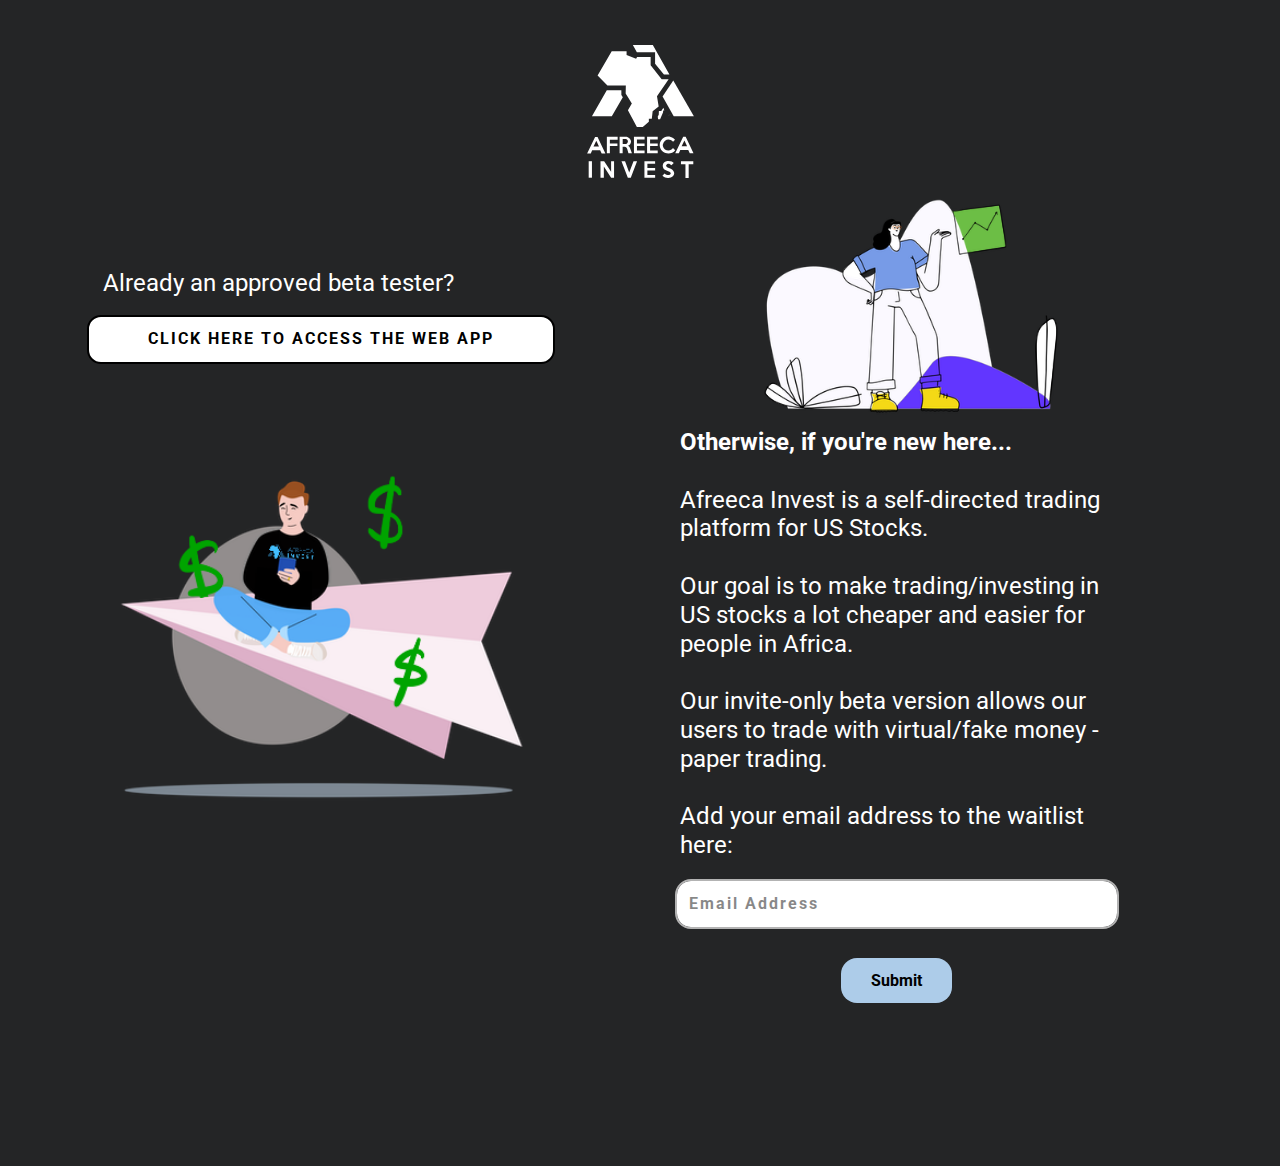
<file: index.html>
<!DOCTYPE html>
<html style="font-size: 16px;">
  <head>
    <meta name="viewport" content="width=device-width, initial-scale=1.0">
    <meta charset="utf-8">
    <meta name="keywords" content="">
    <meta name="description" content="">
    <meta name="page_type" content="np-template-header-footer-from-plugin">
    <title>Home</title>
    <link rel="stylesheet" href="nicepage.css" media="screen">
<link rel="stylesheet" href="Home.css" media="screen">
    <script class="u-script" type="text/javascript" src="jquery.js" defer=""></script>
    <script class="u-script" type="text/javascript" src="nicepage.js" defer=""></script>
    <meta name="generator" content="Nicepage 3.17.2, nicepage.com">
    <link id="u-theme-google-font" rel="stylesheet" href="https://fonts.googleapis.com/css?family=Roboto:100,100i,300,300i,400,400i,500,500i,700,700i,900,900i|Open+Sans:300,300i,400,400i,600,600i,700,700i,800,800i">
    
    
    <script type="application/ld+json">{
		"@context": "http://schema.org",
		"@type": "Organization",
		"name": "",
		"logo": "images/AfreecaInvestSquareLogoWhitelogowithislands.svg"
}</script>
    <meta property="og:title" content="Home">
    <meta property="og:type" content="website">
    <meta name="theme-color" content="#478ac9">
  </head>
  <body data-home-page="Home.html" data-home-page-title="Home" class="u-body"><header class="u-clearfix u-custom-color-1 u-header" id="sec-555b"><div class="u-clearfix u-sheet u-valign-middle u-sheet-1">
        <a href="https://nicepage.com" class="u-image u-logo u-image-1" data-image-width="951" data-image-height="1184">
          <img src="images/AfreecaInvestSquareLogoWhitelogowithislands.svg" class="u-logo-image u-logo-image-1" data-image-width="97.7059">
        </a>
      </div></header>
    <section class="u-align-right-md u-align-right-sm u-align-right-xs u-clearfix u-custom-color-1 u-valign-middle-md u-section-1" id="carousel_b072">
      <div class="u-clearfix u-sheet u-valign-middle-md u-valign-middle-sm u-valign-middle-xs u-sheet-1">
        <div class="u-clearfix u-expanded-width u-layout-wrap u-layout-wrap-1">
          <div class="u-layout">
            <div class="u-layout-row">
              <div class="u-align-center-sm u-align-center-xs u-container-style u-layout-cell u-right-cell u-shape-rectangle u-size-27 u-layout-cell-1">
                <div class="u-container-layout u-container-layout-1">
                  <h4 class="u-align-left-lg u-align-left-md u-align-left-xl u-text u-text-1">Already an approved beta tester?</h4>
                  <a href="https://web-app-afreeca.herokuapp.com/" class="u-active-black u-align-left-md u-align-left-sm u-align-left-xs u-border-2 u-border-black u-btn u-btn-round u-button-style u-custom-font u-heading-font u-hover-black u-radius-14 u-text-black u-text-hover-white u-white u-btn-1" target="_blank">Click here to access the web app</a>
                  <img class="u-hidden-sm u-hidden-xs u-image u-image-round u-image-1" src="images/Flyingdollarsigndude.png" alt="" data-image-width="400" data-image-height="328">
                </div>
              </div>
              <div class="u-align-center-xs u-align-left-lg u-align-left-md u-align-left-sm u-align-left-xl u-container-style u-layout-cell u-left-cell u-size-33 u-layout-cell-2">
                <div class="u-container-layout u-container-layout-2">
                  <img class="u-hidden-sm u-hidden-xs u-image u-image-default u-image-2" src="images/BigShoes-Hero1.svg" alt="" data-image-width="400" data-image-height="302">
                  <h4 class="u-text u-text-2">
                    <span style="font-weight: 700;">Otherwise, if you're new here...<br>
                    </span>
                    <br>Afreeca Invest is a self-directed trading platform for US Stocks.&nbsp;<br>
                    <br>Our goal is to make trading/investing in US stocks a lot cheaper and easier for people in Africa.&nbsp;<br>
                    <br>Our invite-only beta version allows our users to trade with virtual/fake money - paper trading.&nbsp;<br>
                    <br>Add your email address to the waitlist here:
                  </h4>
                  <div class="u-expanded-width-md u-form u-form-1">
                    <form action="post" autocomplete = "off" class="u-clearfix u-form-spacing-28 u-form-vertical u-inner-form" style="padding: 50px;" source="custom" name="google-sheet">
                      <div class="u-form-email u-form-group">
                        <label for="email-9951" class="u-custom-font u-form-control-hidden u-heading-font u-label u-label-1">Email</label>
                        <input type="email" placeholder="Email Address" id="email-9951" name="email" class="u-border-2 u-border-grey-30 u-custom-font u-heading-font u-input u-input-rectangle u-radius-16 u-white u-input-1" required="">
                      </div>
                      <div class="u-align-center u-form-group u-form-submit">
                        <a href="#" class="u-btn u-btn-round u-btn-submit u-button-style u-custom-font u-heading-font u-radius-16 u-text-active-palette-1-light-1 u-text-hover-palette-1-light-2 u-btn-2">Submit</a>
                        <input type="submit" value="submit" class="u-form-control-hidden">
                      </div>
                      <div class="u-form-send-message u-form-send-success">Thank you! Your message has been sent.</div>
                      <div class="u-form-send-error u-form-send-message">Thank you! Your message has been sent.</div>
                      <input type="hidden" value="" name="recaptchaResponse">
                    </form>
                  </div>
                </div>
              </div>
            </div>
          </div>
        </div>
      </div>

      <script>
        const scriptURL = 'https://script.google.com/macros/s/AKfycbyWJsJQJGLq57wLiMuv4p7MgsXFaT_hcqVuDcnydrZ6CQtBC8GF4uWpOBv-3t20vMXA/exec'
        const form = document.forms['google-sheet']
      
        form.addEventListener('submit', e => {
          e.preventDefault()
          fetch(scriptURL, { method: 'POST', body: new FormData(form)})
            // .then(response => alert("Your email has been submitted! Thank you!"))
            // .catch(error => console.error('Error!', error.message))
        })
      </script>
    
    </section>
    
    
    <footer class="u-align-left u-clearfix u-custom-color-1 u-footer u-footer" id="sec-f166"><div class="u-clearfix u-sheet u-sheet-1"></div></footer>
    <!-- <section class="u-backlink u-clearfix u-grey-80">
      <a class="u-link" href="https://nicepage.com/website-templates" target="_blank">
        <span>Website Templates</span>
      </a>
      <p class="u-text">
        <span>created with</span>
      </p>
      <a class="u-link" href="https://nicepage.com/" target="_blank">
        <span>Website Builder Software</span>
      </a>. 
    </section> -->
  </body>
</html>
</file>
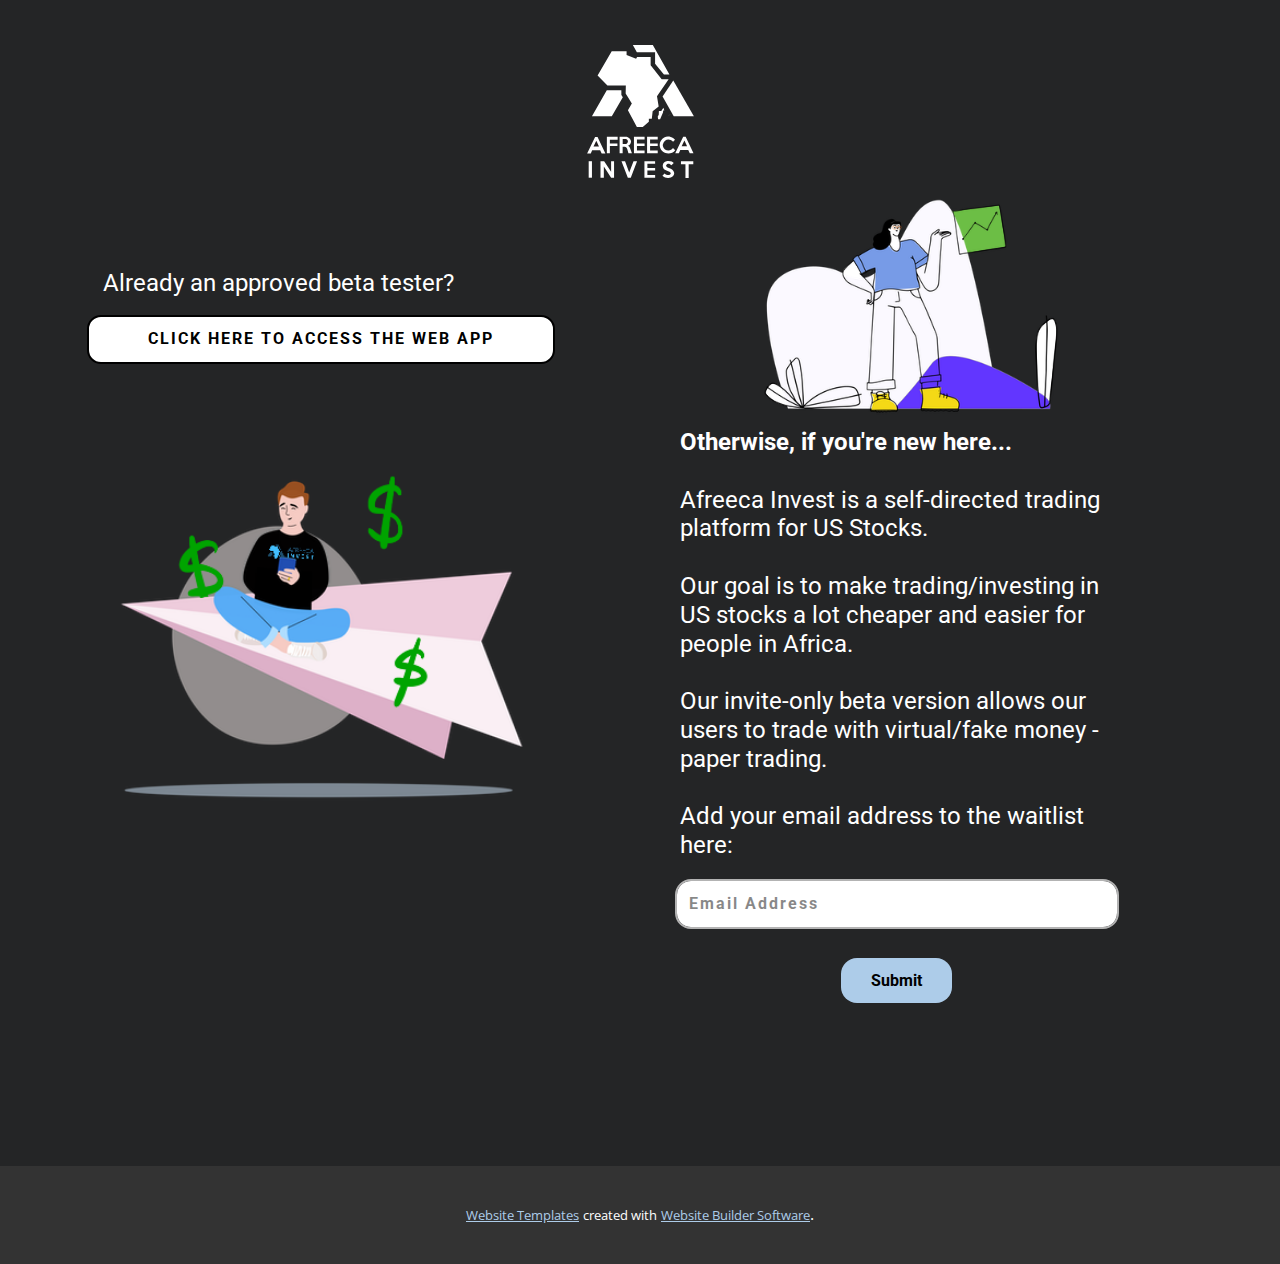
<file: Home.html>
<!DOCTYPE html>
<html style="font-size: 16px;">
  <head>
    <meta name="viewport" content="width=device-width, initial-scale=1.0">
    <meta charset="utf-8">
    <meta name="keywords" content="">
    <meta name="description" content="">
    <meta name="page_type" content="np-template-header-footer-from-plugin">
    <title>Home</title>
    <link rel="stylesheet" href="nicepage.css" media="screen">
<link rel="stylesheet" href="Home.css" media="screen">
    <script class="u-script" type="text/javascript" src="jquery.js" defer=""></script>
    <script class="u-script" type="text/javascript" src="nicepage.js" defer=""></script>
    <meta name="generator" content="Nicepage 3.17.2, nicepage.com">
    <link id="u-theme-google-font" rel="stylesheet" href="https://fonts.googleapis.com/css?family=Roboto:100,100i,300,300i,400,400i,500,500i,700,700i,900,900i|Open+Sans:300,300i,400,400i,600,600i,700,700i,800,800i">
    
    
    <script type="application/ld+json">{
		"@context": "http://schema.org",
		"@type": "Organization",
		"name": "",
		"logo": "images/AfreecaInvestSquareLogoWhitelogowithislands.svg"
}</script>
    <meta property="og:title" content="Home">
    <meta property="og:type" content="website">
    <meta name="theme-color" content="#478ac9">
  </head>
  <body class="u-body"><header class="u-clearfix u-custom-color-1 u-header" id="sec-555b"><div class="u-clearfix u-sheet u-valign-middle u-sheet-1">
        <a href="https://nicepage.com" class="u-image u-logo u-image-1" data-image-width="951" data-image-height="1184">
          <img src="images/AfreecaInvestSquareLogoWhitelogowithislands.svg" class="u-logo-image u-logo-image-1" data-image-width="97.7059">
        </a>
      </div></header>
    <section class="u-align-right-md u-align-right-sm u-align-right-xs u-clearfix u-custom-color-1 u-valign-middle-md u-section-1" id="carousel_b072">
      <div class="u-clearfix u-sheet u-valign-middle-md u-valign-middle-sm u-valign-middle-xs u-sheet-1">
        <div class="u-clearfix u-expanded-width u-layout-wrap u-layout-wrap-1">
          <div class="u-layout">
            <div class="u-layout-row">
              <div class="u-align-center-sm u-align-center-xs u-container-style u-layout-cell u-right-cell u-shape-rectangle u-size-27 u-layout-cell-1">
                <div class="u-container-layout u-container-layout-1">
                  <h4 class="u-align-left-lg u-align-left-md u-align-left-xl u-text u-text-1">Already an approved beta tester?</h4>
                  <a href="https://web-app-afreeca.herokuapp.com/" class="u-active-black u-align-left-md u-align-left-sm u-align-left-xs u-border-2 u-border-black u-btn u-btn-round u-button-style u-custom-font u-heading-font u-hover-black u-radius-14 u-text-black u-text-hover-white u-white u-btn-1" target="_blank">Click here to access the web app</a>
                  <img class="u-hidden-sm u-hidden-xs u-image u-image-round u-image-1" src="images/Flyingdollarsigndude.png" alt="" data-image-width="400" data-image-height="328">
                </div>
              </div>
              <div class="u-align-center-xs u-align-left-lg u-align-left-md u-align-left-sm u-align-left-xl u-container-style u-layout-cell u-left-cell u-size-33 u-layout-cell-2">
                <div class="u-container-layout u-container-layout-2">
                  <img class="u-hidden-sm u-hidden-xs u-image u-image-default u-image-2" src="images/BigShoes-Hero1.svg" alt="" data-image-width="400" data-image-height="302">
                  <h4 class="u-text u-text-2">
                    <span style="font-weight: 700;">Otherwise, if you're new here...<br>
                    </span>
                    <br>Afreeca Invest is a self-directed trading platform for US Stocks.&nbsp;<br>
                    <br>Our goal is to make trading/investing in US stocks a lot cheaper and easier for people in Africa.&nbsp;<br>
                    <br>Our invite-only beta version allows our users to trade with virtual/fake money - paper trading.&nbsp;<br>
                    <br>Add your email address to the waitlist here:
                  </h4>
                  <div class="u-expanded-width-md u-form u-form-1">
                    <form action="https://formspree.io/f/mnqlvpow" method="POST" class="u-clearfix u-form-spacing-28 u-form-vertical u-inner-form" style="padding: 50px;" source="custom" name="form">
                      <div class="u-form-email u-form-group">
                        <label for="email-9951" class="u-custom-font u-form-control-hidden u-heading-font u-label u-label-1">Email</label>
                        <input type="email" placeholder="Email Address" id="email-9951" name="email" class="u-border-2 u-border-grey-30 u-custom-font u-heading-font u-input u-input-rectangle u-radius-16 u-white u-input-1" required="">
                      </div>
                      <div class="u-align-center u-form-group u-form-submit">
                        <a href="#" class="u-btn u-btn-round u-btn-submit u-button-style u-custom-font u-heading-font u-radius-16 u-text-active-palette-1-light-1 u-text-hover-palette-1-light-2 u-btn-2">Submit</a>
                        <input type="submit" value="submit" class="u-form-control-hidden">
                      </div>
                      <div class="u-form-send-message u-form-send-success">Thank you! Your message has been sent.</div>
                      <div class="u-form-send-error u-form-send-message">Thank you! Your message has been sent.</div>
                      <input type="hidden" value="" name="recaptchaResponse">
                    </form>
                  </div>
                </div>
              </div>
            </div>
          </div>
        </div>
      </div>
    </section>
    
    
    <footer class="u-align-left u-clearfix u-custom-color-1 u-footer u-footer" id="sec-f166"><div class="u-clearfix u-sheet u-sheet-1"></div></footer>
    <section class="u-backlink u-clearfix u-grey-80">
      <a class="u-link" href="https://nicepage.com/website-templates" target="_blank">
        <span>Website Templates</span>
      </a>
      <p class="u-text">
        <span>created with</span>
      </p>
      <a class="u-link" href="https://nicepage.com/" target="_blank">
        <span>Website Builder Software</span>
      </a>. 
    </section>
  </body>
</html>
</file>
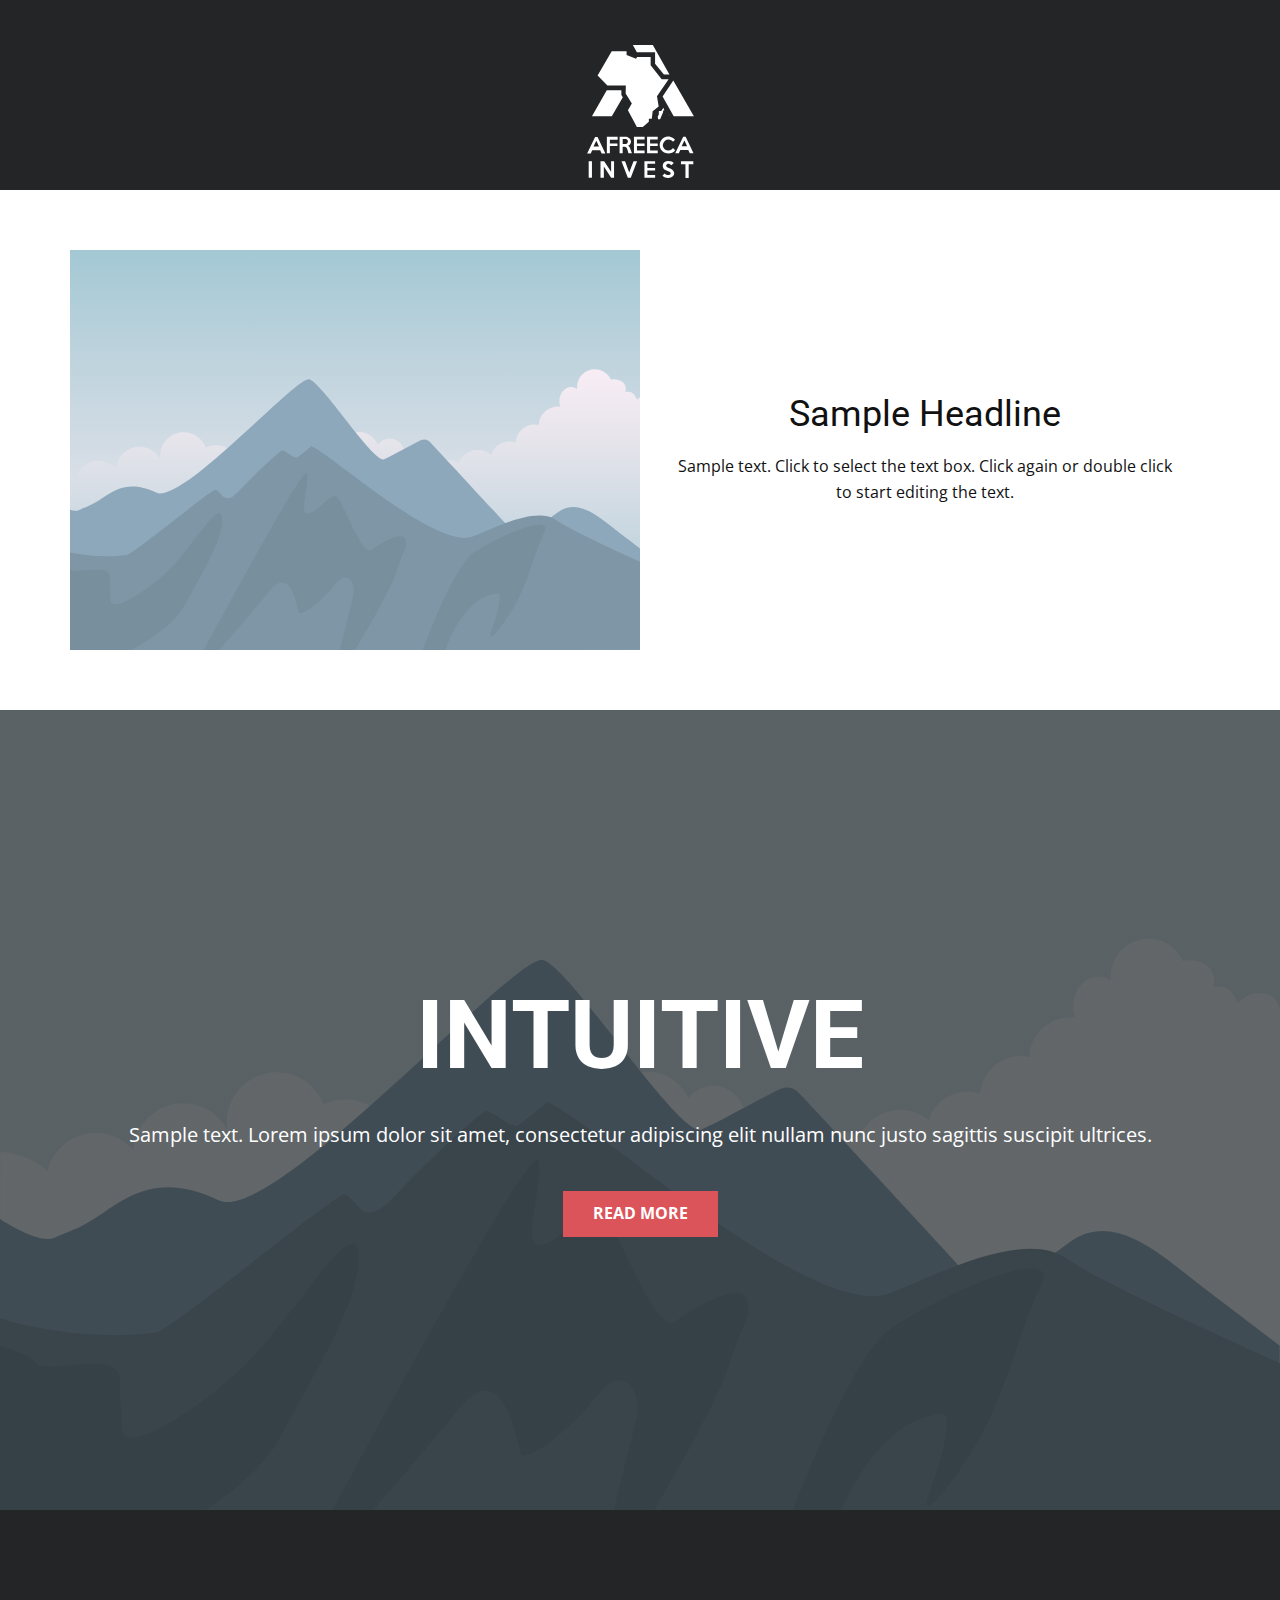
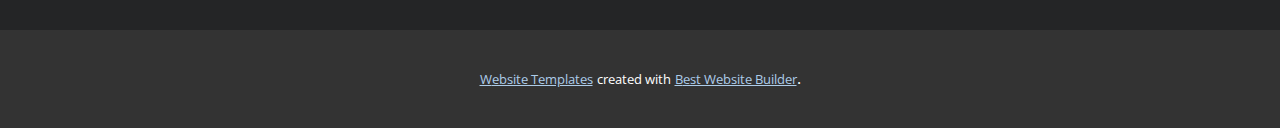
<file: Page-1.html>
<!DOCTYPE html>
<html style="font-size: 16px;">
  <head>
    <meta name="viewport" content="width=device-width, initial-scale=1.0">
    <meta charset="utf-8">
    <meta name="keywords" content="INTUITIVE">
    <meta name="description" content="">
    <meta name="page_type" content="np-template-header-footer-from-plugin">
    <title>Page 1</title>
    <link rel="stylesheet" href="nicepage.css" media="screen">
<link rel="stylesheet" href="Page-1.css" media="screen">
    <script class="u-script" type="text/javascript" src="jquery.js" defer=""></script>
    <script class="u-script" type="text/javascript" src="nicepage.js" defer=""></script>
    <meta name="generator" content="Nicepage 3.17.2, nicepage.com">
    <link id="u-theme-google-font" rel="stylesheet" href="https://fonts.googleapis.com/css?family=Roboto:100,100i,300,300i,400,400i,500,500i,700,700i,900,900i|Open+Sans:300,300i,400,400i,600,600i,700,700i,800,800i">
    
    
    
    <script type="application/ld+json">{
		"@context": "http://schema.org",
		"@type": "Organization",
		"name": "",
		"logo": "images/AfreecaInvestSquareLogoWhitelogowithislands.svg"
}</script>
    <meta property="og:title" content="Page 1">
    <meta property="og:type" content="website">
    <meta name="theme-color" content="#478ac9">
  </head>
  <body class="u-body"><header class="u-clearfix u-custom-color-1 u-header" id="sec-555b"><div class="u-clearfix u-sheet u-valign-middle u-sheet-1">
        <a href="https://nicepage.com" class="u-image u-logo u-image-1" data-image-width="951" data-image-height="1184">
          <img src="images/AfreecaInvestSquareLogoWhitelogowithislands.svg" class="u-logo-image u-logo-image-1" data-image-width="97.7059">
        </a>
      </div></header>
    <section class="u-clearfix u-section-1" id="sec-ad8f">
      <div class="u-clearfix u-sheet u-sheet-1">
        <div class="u-clearfix u-expanded-width u-layout-wrap u-layout-wrap-1">
          <div class="u-layout">
            <div class="u-layout-row">
              <div class="u-container-style u-image u-layout-cell u-size-30 u-image-1" data-image-width="400" data-image-height="265">
                <div class="u-container-layout u-container-layout-1"></div>
              </div>
              <div class="u-align-center u-container-style u-layout-cell u-size-30 u-layout-cell-2">
                <div class="u-container-layout u-valign-middle u-container-layout-2">
                  <h2 class="u-text u-text-default u-text-1">Sample Headline</h2>
                  <p class="u-text u-text-default u-text-2">Sample text. Click to select the text box. Click again or double click to start editing the text.</p>
                </div>
              </div>
            </div>
          </div>
        </div>
      </div>
    </section>
    <section class="u-align-center u-clearfix u-image u-shading u-section-2" src="" data-image-width="256" data-image-height="256" id="sec-f2e9">
      <div class="u-clearfix u-sheet u-valign-middle u-sheet-1">
        <h1 class="u-text u-text-default u-title u-text-1">INTUITIVE</h1>
        <p class="u-large-text u-text u-text-default u-text-variant u-text-2">Sample text. Lorem ipsum dolor sit amet, consectetur adipiscing elit nullam nunc justo sagittis suscipit ultrices.</p>
        <a href="#" class="u-btn u-button-style u-palette-2-base u-btn-1">Read More</a>
      </div>
    </section>
    
    
    <footer class="u-align-left u-clearfix u-custom-color-1 u-footer u-footer" id="sec-f166"><div class="u-clearfix u-sheet u-sheet-1"></div></footer>
    <section class="u-backlink u-clearfix u-grey-80">
      <a class="u-link" href="https://nicepage.com/website-templates" target="_blank">
        <span>Website Templates</span>
      </a>
      <p class="u-text">
        <span>created with</span>
      </p>
      <a class="u-link" href="https://nicepage.com/website-builder" target="_blank">
        <span>Best Website Builder</span>
      </a>. 
    </section>
  </body>
</html>
</file>
